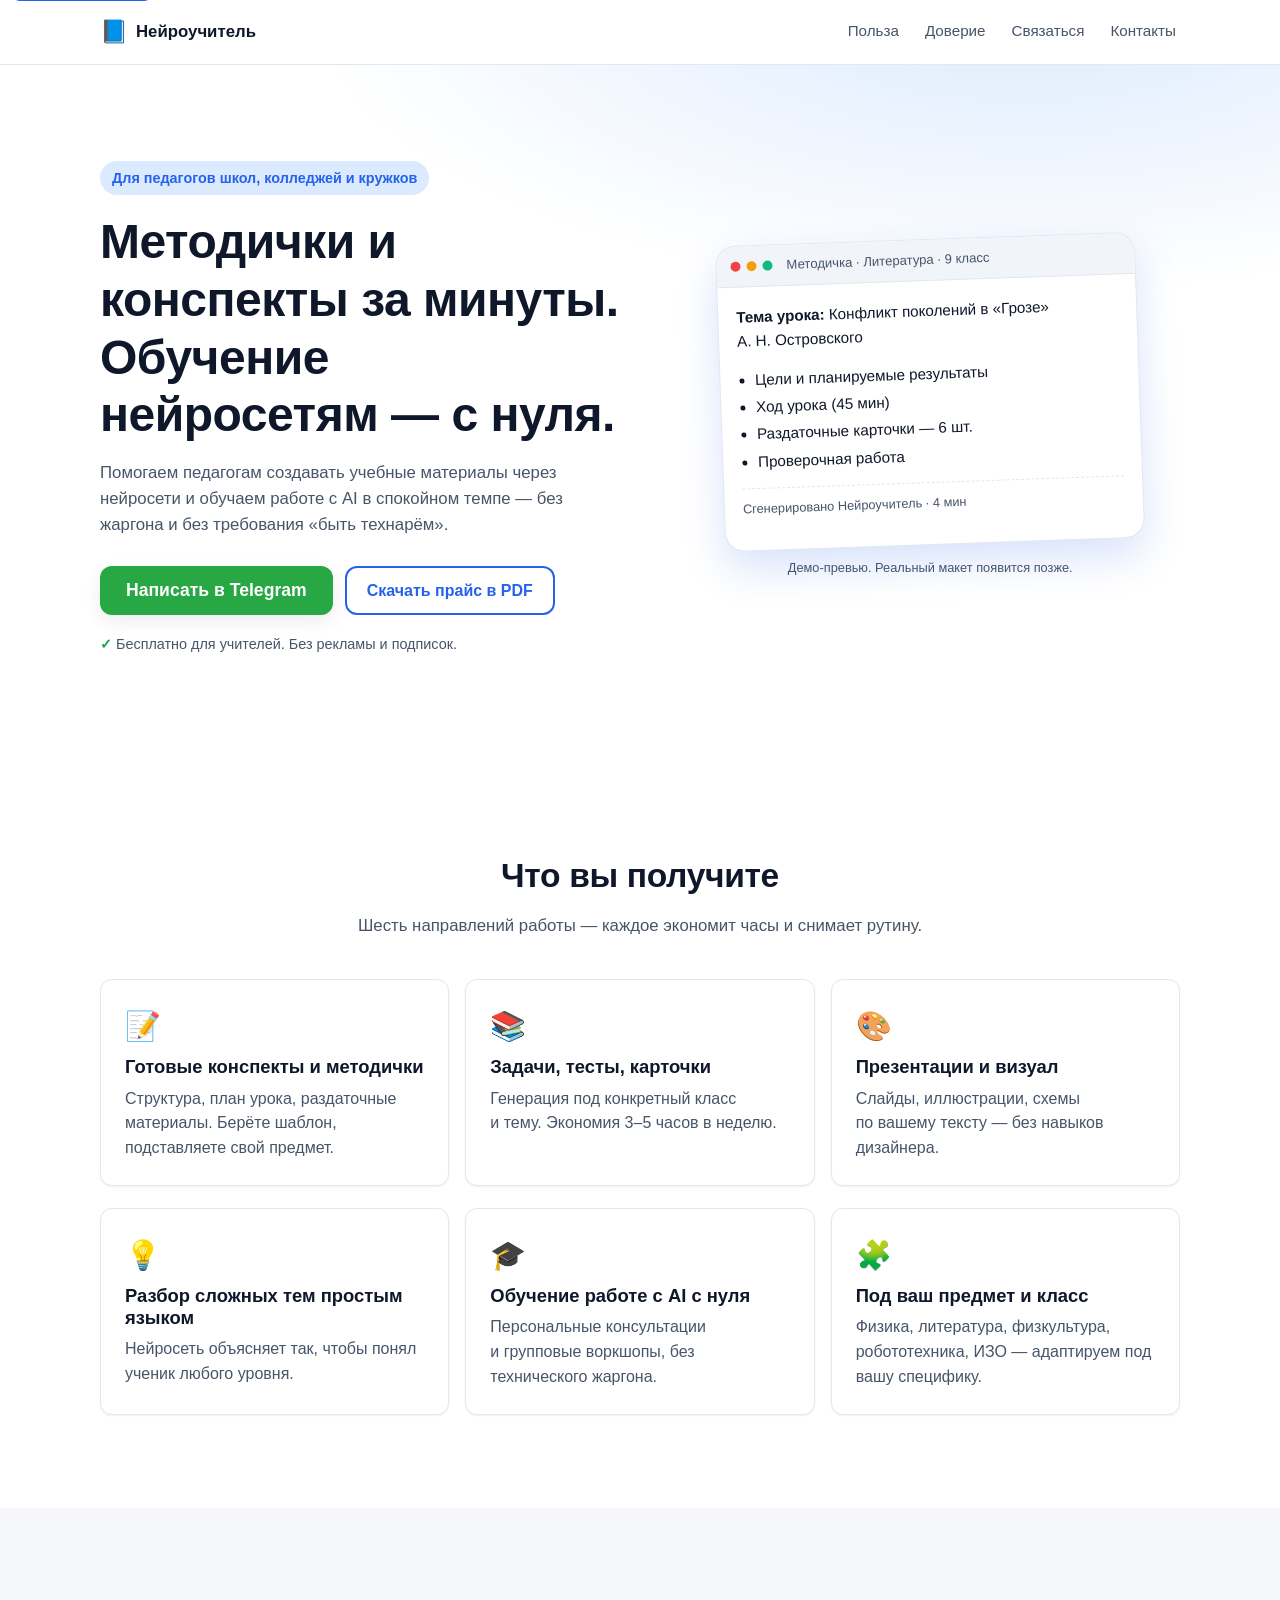
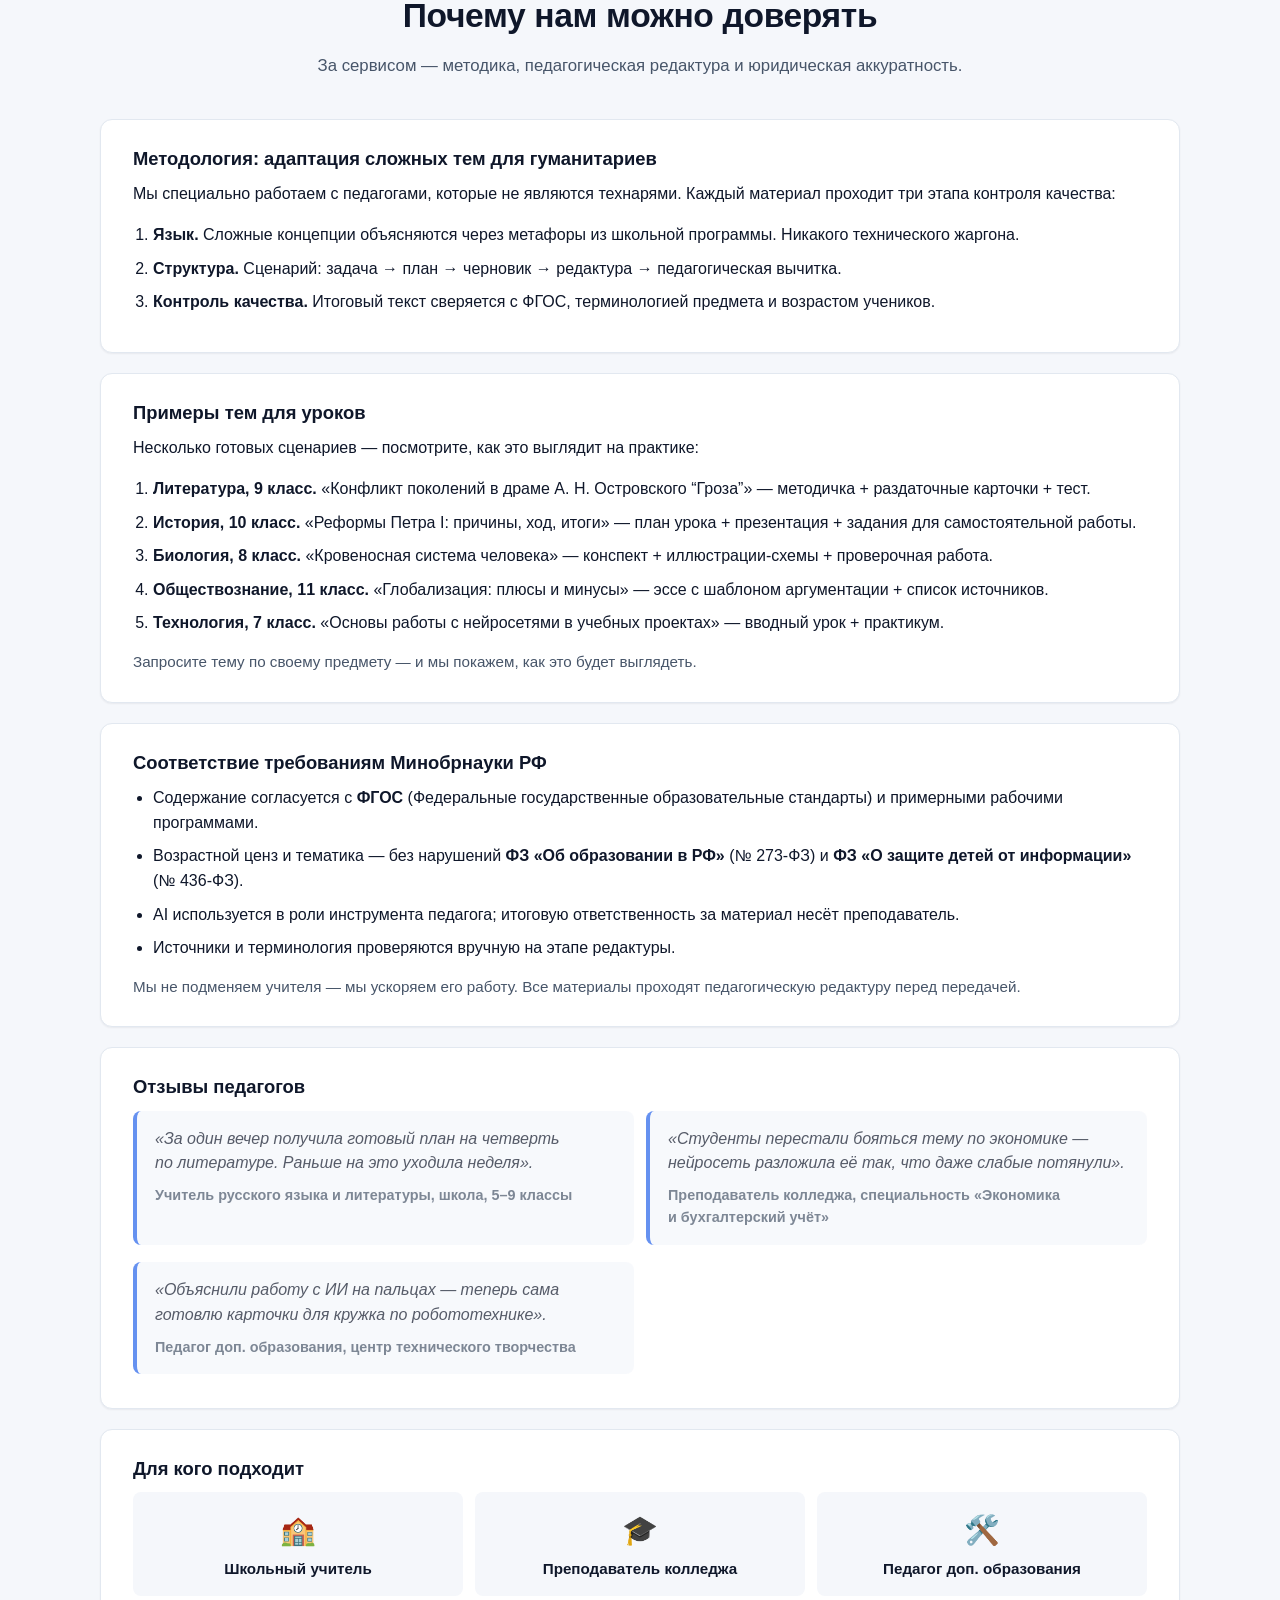
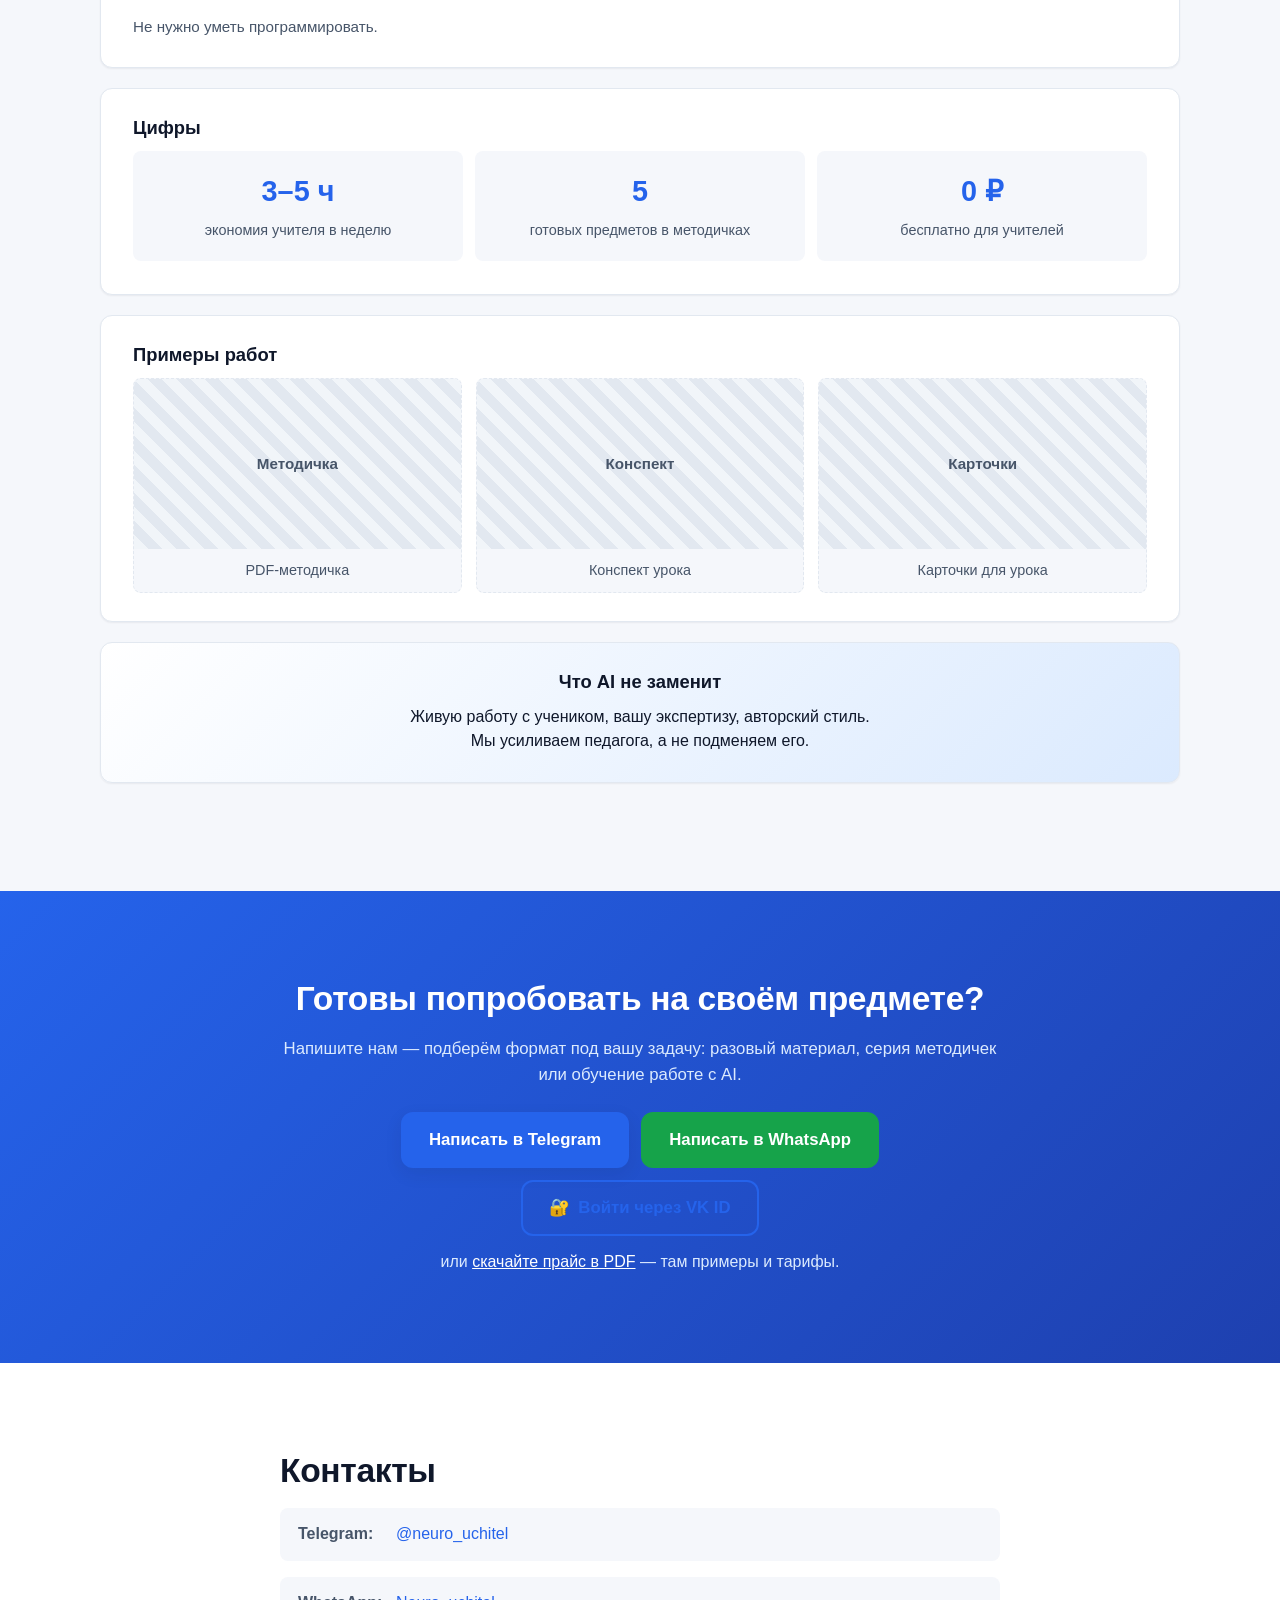
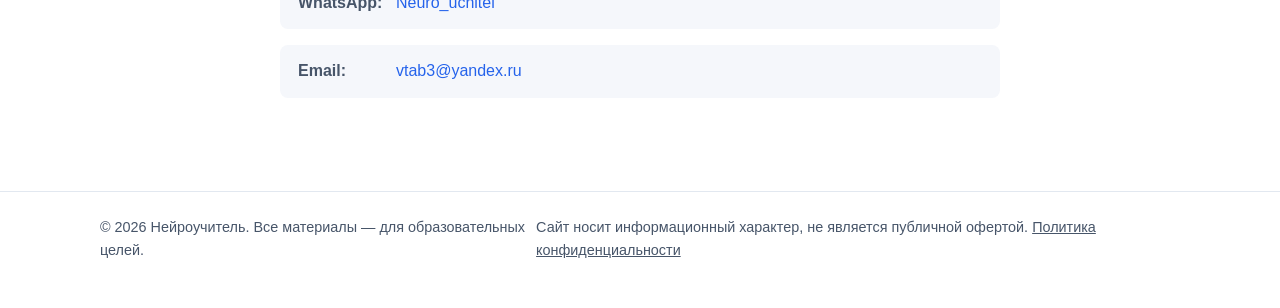
<file: neuro-teacher-project/docs/archive/2026-06-27-vk-oauth-prototype-site/index.html>
<!DOCTYPE html>
<html lang="ru">
<head>
  <meta charset="UTF-8" />
  <meta name="viewport" content="width=device-width, initial-scale=1.0" />
  <title>Нейроучитель — методички и конспекты через нейросети для педагогов</title>
  <meta name="description" content="Помогаем педагогам создавать учебные материалы через нейросети и обучаем работе с AI с нуля." />
  <meta name="theme-color" content="#2563eb" />

  <!-- Open Graph -->
  <meta property="og:type" content="website" />
  <meta property="og:title" content="Нейроучитель — методички и обучение нейросетям для педагогов" />
  <meta property="og:description" content="Методички, конспекты, тесты и обучение работе с AI — для учителей." />
  <meta property="og:image" content="assets/og-image.png" />
  <!-- [TODO: подготовить og-image 1200x630, положить в assets/] -->

  <link rel="icon" href="assets/favicon.ico" />
  <!-- [TODO: положить favicon.ico в assets/] -->
  <link rel="stylesheet" href="styles.css" />
</head>
<body>
  <a class="skip-link" href="#main">К содержимому</a>

  <header class="site-header">
    <div class="container site-header__inner">
      <a class="logo" href="#hero" aria-label="Нейроучитель — на главную">
        <span class="logo__mark" aria-hidden="true">📘</span>
        <span class="logo__text">Нейроучитель</span>
      </a>
      <nav class="nav" aria-label="Основная навигация">
        <a href="#benefits">Польза</a>
        <a href="#trust">Доверие</a>
        <a href="#cta">Связаться</a>
        <a href="#contacts">Контакты</a>
      </nav>
    </div>
  </header>

  <main id="main">

    <!-- ====== 1. HERO ====== -->
    <section id="hero" class="hero" aria-labelledby="hero-title">
      <div class="container hero__grid">
        <div class="hero__text">
          <p class="hero__eyebrow">Для педагогов школ, колледжей и кружков</p>
          <h1 id="hero-title" class="hero__title">
            Методички и конспекты за минуты.<br />
            Обучение нейросетям&nbsp;— с&nbsp;нуля.
          </h1>
          <p class="hero__subtitle">
            Помогаем педагогам создавать учебные материалы через нейросети
            и&nbsp;обучаем работе с&nbsp;AI в&nbsp;спокойном темпе&nbsp;— без жаргона
            и&nbsp;без требования «быть технарём».
          </p>
          <div class="hero__cta">
            <a class="btn btn--primary" href="https://t.me/neuro_uchitel" target="_blank" rel="noopener">
              Написать в Telegram
            </a>
            <a class="btn btn--ghost" href="assets/price.pdf" download>
              <!-- [TODO: положить assets/price.pdf ] -->
              Скачать прайс в PDF
            </a>
          </div>
          <p class="hero__proof">
            Бесплатно для&nbsp;учителей. Без&nbsp;рекламы и&nbsp;подписок.
          </p>
        </div>
        <div class="hero__visual" aria-hidden="true">
          <div class="hero__card">
            <div class="hero__card-header">
              <span class="hero__dot"></span><span class="hero__dot"></span><span class="hero__dot"></span>
              <span class="hero__card-title">Методичка · Литература · 9 класс</span>
            </div>
            <div class="hero__card-body">
              <p><strong>Тема урока:</strong> Конфликт поколений в «Грозе» А.&nbsp;Н.&nbsp;Островского</p>
              <ul>
                <li>Цели и&nbsp;планируемые результаты</li>
                <li>Ход урока (45&nbsp;мин)</li>
                <li>Раздаточные карточки&nbsp;— 6&nbsp;шт.</li>
                <li>Проверочная работа</li>
              </ul>
              <p class="hero__card-foot">Сгенерировано Нейроучитель · 4&nbsp;мин</p>
            </div>
          </div>
          <p class="hero__visual-caption">
            <!-- [TODO: подготовить настоящий скриншот интерфейса или макет] -->
            Демо-превью. Реальный макет появится позже.
          </p>
        </div>
      </div>
    </section>

    <!-- ====== 2. ПОЛЬЗА ====== -->
    <section id="benefits" class="section" aria-labelledby="benefits-title">
      <div class="container">
        <header class="section__head">
          <h2 id="benefits-title">Что вы получите</h2>
          <p class="section__sub">
            Шесть направлений работы — каждое экономит часы и&nbsp;снимает рутину.
          </p>
        </header>
        <ul class="cards">
          <li class="card">
            <div class="card__icon" aria-hidden="true">📝</div>
            <h3>Готовые конспекты и&nbsp;методички</h3>
            <p>Структура, план урока, раздаточные материалы. Берёте шаблон, подставляете свой предмет.</p>
          </li>
          <li class="card">
            <div class="card__icon" aria-hidden="true">📚</div>
            <h3>Задачи, тесты, карточки</h3>
            <p>Генерация под конкретный класс и&nbsp;тему. Экономия 3–5&nbsp;часов в&nbsp;неделю.</p>
          </li>
          <li class="card">
            <div class="card__icon" aria-hidden="true">🎨</div>
            <h3>Презентации и&nbsp;визуал</h3>
            <p>Слайды, иллюстрации, схемы по&nbsp;вашему тексту — без навыков дизайнера.</p>
          </li>
          <li class="card">
            <div class="card__icon" aria-hidden="true">💡</div>
            <h3>Разбор сложных тем простым языком</h3>
            <p>Нейросеть объясняет так, чтобы понял ученик любого уровня.</p>
          </li>
          <li class="card">
            <div class="card__icon" aria-hidden="true">🎓</div>
            <h3>Обучение работе с&nbsp;AI с&nbsp;нуля</h3>
            <p>Персональные консультации и&nbsp;групповые воркшопы, без технического жаргона.</p>
          </li>
          <li class="card">
            <div class="card__icon" aria-hidden="true">🧩</div>
            <h3>Под ваш предмет и&nbsp;класс</h3>
            <p>
              Физика, литература, физкультура, робототехника, ИЗО —
              адаптируем под вашу специфику.
              <!-- [TODO: проверить список предметов] -->
            </p>
          </li>
        </ul>
      </div>
    </section>

    <!-- ====== 3. ДОВЕРИЕ ====== -->
    <section id="trust" class="section section--alt" aria-labelledby="trust-title">
      <div class="container">

        <header class="section__head">
          <h2 id="trust-title">Почему нам можно доверять</h2>
          <p class="section__sub">
            За&nbsp;сервисом&nbsp;— методика, педагогическая редактура и&nbsp;юридическая аккуратность.
          </p>
        </header>

        <!-- Методология -->
        <article class="trust-block">
          <h3>Методология: адаптация сложных тем для гуманитариев</h3>
          <p>
            Мы&nbsp;специально работаем с&nbsp;педагогами, которые не&nbsp;являются технарями.
            Каждый материал проходит три этапа контроля качества:
          </p>
          <ol class="trust-list">
            <li>
              <strong>Язык.</strong> Сложные концепции объясняются через метафоры
              из&nbsp;школьной программы. Никакого технического жаргона.
            </li>
            <li>
              <strong>Структура.</strong> Сценарий: задача&nbsp;→ план&nbsp;→ черновик&nbsp;→ редактура&nbsp;→ педагогическая вычитка.
            </li>
            <li>
              <strong>Контроль качества.</strong> Итоговый текст сверяется с&nbsp;ФГОС,
              терминологией предмета и&nbsp;возрастом учеников.
            </li>
          </ol>
        </article>

        <!-- Примеры тем для уроков -->
        <article class="trust-block">
          <h3>Примеры тем для уроков</h3>
          <p>Несколько готовых сценариев — посмотрите, как это выглядит на&nbsp;практике:</p>
          <ol class="trust-list">
            <li>
              <strong>Литература, 9&nbsp;класс.</strong> «Конфликт поколений в&nbsp;драме
              А.&nbsp;Н.&nbsp;Островского “Гроза”» — методичка + раздаточные карточки + тест.
            </li>
            <li>
              <strong>История, 10&nbsp;класс.</strong> «Реформы Петра&nbsp;I: причины,
              ход, итоги» — план урока + презентация + задания для самостоятельной работы.
            </li>
            <li>
              <strong>Биология, 8&nbsp;класс.</strong> «Кровеносная система человека» —
              конспект + иллюстрации-схемы + проверочная работа.
            </li>
            <li>
              <strong>Обществознание, 11&nbsp;класс.</strong> «Глобализация: плюсы
              и&nbsp;минусы» — эссе с&nbsp;шаблоном аргументации + список источников.
            </li>
            <li>
              <strong>Технология, 7&nbsp;класс.</strong> «Основы работы с&nbsp;нейросетями
              в&nbsp;учебных проектах» — вводный урок + практикум.
            </li>
          </ol>
          <p class="trust-foot">
            <!-- [TODO: подтвердить или заменить реальными кейсами] -->
            Запросите тему по&nbsp;своему предмету — и&nbsp;мы&nbsp;покажем, как это будет выглядеть.
          </p>
        </article>

        <!-- Соответствие Минобрнауки -->
        <article class="trust-block">
          <h3>Соответствие требованиям Минобрнауки РФ</h3>
          <ul class="trust-list">
            <li>
              Содержание согласуется с&nbsp;<strong>ФГОС</strong> (Федеральные
              государственные образовательные стандарты) и&nbsp;примерными рабочими программами.
            </li>
            <li>
              Возрастной ценз и&nbsp;тематика&nbsp;— без нарушений
              <strong>ФЗ&nbsp;«Об&nbsp;образовании в&nbsp;РФ»</strong> (№&nbsp;273-ФЗ)
              и&nbsp;<strong>ФЗ&nbsp;«О&nbsp;защите детей от&nbsp;информации»</strong> (№&nbsp;436-ФЗ).
            </li>
            <li>
              AI&nbsp;используется в&nbsp;роли инструмента педагога; итоговую
              ответственность за&nbsp;материал несёт преподаватель.
            </li>
            <li>
              Источники и&nbsp;терминология проверяются вручную на&nbsp;этапе редактуры.
            </li>
          </ul>
          <p class="trust-foot">
            <!-- [TODO: получить юридическую вычитку формулировок] -->
            Мы&nbsp;не&nbsp;подменяем учителя&nbsp;— мы&nbsp;ускоряем его&nbsp;работу.
            Все материалы проходят педагогическую редактуру перед передачей.
          </p>
        </article>

        <!-- Отзывы / кейсы -->
        <article class="trust-block">
          <h3>Отзывы педагогов</h3>
          <ul class="reviews">
            <li class="review review--placeholder">
              <!-- [TODO: добавить реальные отзывы] -->
              <blockquote>
                «За&nbsp;один вечер получила готовый план на&nbsp;четверть по&nbsp;литературе.
                Раньше на&nbsp;это уходила неделя».
              </blockquote>
              <p class="review__author">Учитель русского языка и&nbsp;литературы, школа, 5–9&nbsp;классы</p>
            </li>
            <li class="review review--placeholder">
              <!-- [TODO: добавить реальные отзывы] -->
              <blockquote>
                «Студенты перестали бояться тему по&nbsp;экономике&nbsp;— нейросеть
                разложила её&nbsp;так, что даже слабые потянули».
              </blockquote>
              <p class="review__author">Преподаватель колледжа, специальность «Экономика и&nbsp;бухгалтерский учёт»</p>
            </li>
            <li class="review review--placeholder">
              <!-- [TODO: добавить реальные отзывы] -->
              <blockquote>
                «Объяснили работу с&nbsp;ИИ на&nbsp;пальцах&nbsp;— теперь сама готовлю
                карточки для кружка по&nbsp;робототехнике».
              </blockquote>
              <p class="review__author">Педагог доп.&nbsp;образования, центр технического творчества</p>
            </li>
          </ul>
        </article>

        <!-- Для кого подходит -->
        <article class="trust-block trust-block--audience">
          <h3>Для кого подходит</h3>
          <ul class="audience">
            <li><span aria-hidden="true">🏫</span><br />Школьный учитель</li>
            <li><span aria-hidden="true">🎓</span><br />Преподаватель колледжа</li>
            <li><span aria-hidden="true">🛠️</span><br />Педагог доп.&nbsp;образования</li>
          </ul>
          <p class="trust-foot">Не&nbsp;нужно уметь программировать.</p>
        </article>

        <!-- Цифры -->
        <article class="trust-block trust-block--stats">
          <h3>Цифры</h3>
          <ul class="stats">
            <li>
              <span class="stats__num">3–5&nbsp;ч</span>
              <span class="stats__label">экономия учителя в&nbsp;неделю</span>
            </li>
            <li>
              <span class="stats__num">5</span>
              <span class="stats__label">готовых предметов в&nbsp;методичках</span>
            </li>
            <li>
              <span class="stats__num">0&nbsp;₽</span>
              <span class="stats__label">бесплатно для&nbsp;учителей</span>
            </li>
          </ul>
        </article>

        <!-- Примеры работ (превью) -->
        <article class="trust-block">
          <h3>Примеры работ</h3>
          <div class="samples">
            <figure class="sample sample--placeholder">
              <!-- [TODO: подготовить assets/sample-1.webp — превью методички] -->
              <div class="sample__img">Методичка</div>
              <figcaption>PDF-методичка</figcaption>
            </figure>
            <figure class="sample sample--placeholder">
              <!-- [TODO: подготовить assets/sample-2.webp — превью конспекта] -->
              <div class="sample__img">Конспект</div>
              <figcaption>Конспект урока</figcaption>
            </figure>
            <figure class="sample sample--placeholder">
              <!-- [TODO: подготовить assets/sample-3.webp — превью карточек] -->
              <div class="sample__img">Карточки</div>
              <figcaption>Карточки для урока</figcaption>
            </figure>
          </div>
        </article>

        <!-- Прозрачность -->
        <article class="trust-block trust-block--transparency">
          <h3>Что AI&nbsp;не&nbsp;заменит</h3>
          <p>
            Живую работу с&nbsp;учеником, вашу экспертизу, авторский стиль.
            Мы&nbsp;усиливаем педагога, а&nbsp;не&nbsp;подменяем его.
          </p>
        </article>

      </div>
    </section>

    <!-- ====== 4. CTA ====== -->
    <section id="cta" class="section section--cta" aria-labelledby="cta-title">
      <div class="container container--narrow">
        <h2 id="cta-title">Готовы попробовать на&nbsp;своём предмете?</h2>
        <p class="section__sub">
          Напишите нам&nbsp;— подберём формат под вашу задачу: разовый материал,
          серия методичек или обучение работе с&nbsp;AI.
        </p>
        <div class="cta__buttons">
          <a class="btn btn--primary btn--lg" href="https://t.me/neuro_uchitel" target="_blank" rel="noopener">
            Написать в Telegram
          </a>
          <a class="btn btn--secondary btn--lg" href="https://wa.me/Neuro_uchitel" target="_blank" rel="noopener">
            Написать в WhatsApp
          </a>
          <a class="btn btn--ghost btn--lg" href="#" data-vk-login>
            <span aria-hidden="true">🔐</span> Войти через VK ID
          </a>
        </div>
        <p class="cta__alt">
          или <a href="assets/price.pdf" download>скачайте прайс в&nbsp;PDF</a>
          <!-- [TODO: положить assets/price.pdf ] -->
          — там примеры и&nbsp;тарифы.
        </p>
      </div>
    </section>

    <!-- ====== 5. КОНТАКТЫ + ФУТЕР ====== -->
    <section id="contacts" class="section section--contacts" aria-labelledby="contacts-title">
      <div class="container container--narrow">
        <h2 id="contacts-title">Контакты</h2>
        <ul class="contacts">
          <li>
            <span class="contacts__label">Telegram:</span>
            <a href="https://t.me/neuro_uchitel" target="_blank" rel="noopener">
              @neuro_uchitel
            </a>
          </li>
          <li>
            <span class="contacts__label">WhatsApp:</span>
            <a href="https://wa.me/Neuro_uchitel" target="_blank" rel="noopener">
              Neuro_uchitel
            </a>
          </li>
          <li>
            <span class="contacts__label">Email:</span>
            <a href="mailto:vtab3@yandex.ru">
              vtab3@yandex.ru
            </a>
          </li>
          <!-- [TODO: добавить соцсети (VK, YouTube), если ведёте] -->
        </ul>
      </div>
    </section>

  </main>

  <footer class="site-footer">
    <div class="container site-footer__inner">
      <p>© 2026 Нейроучитель. Все материалы&nbsp;— для образовательных целей.</p>
      <p class="site-footer__legal">
        Сайт носит информационный характер, не&nbsp;является публичной офертой.
        <a href="privacy.html">Политика конфиденциальности</a>
      </p>
    </div>
  </footer>

  <!-- Sticky CTA — появляется после прокрутки за Hero -->
  <a class="sticky-cta" href="https://t.me/neuro_uchitel" target="_blank" rel="noopener" aria-label="Написать в Telegram" hidden>
    <span aria-hidden="true">💬</span> Telegram
  </a>

  <script src="script.js" defer></script>
  <script src="auth.js" defer></script>
</body>
</html>
</file>
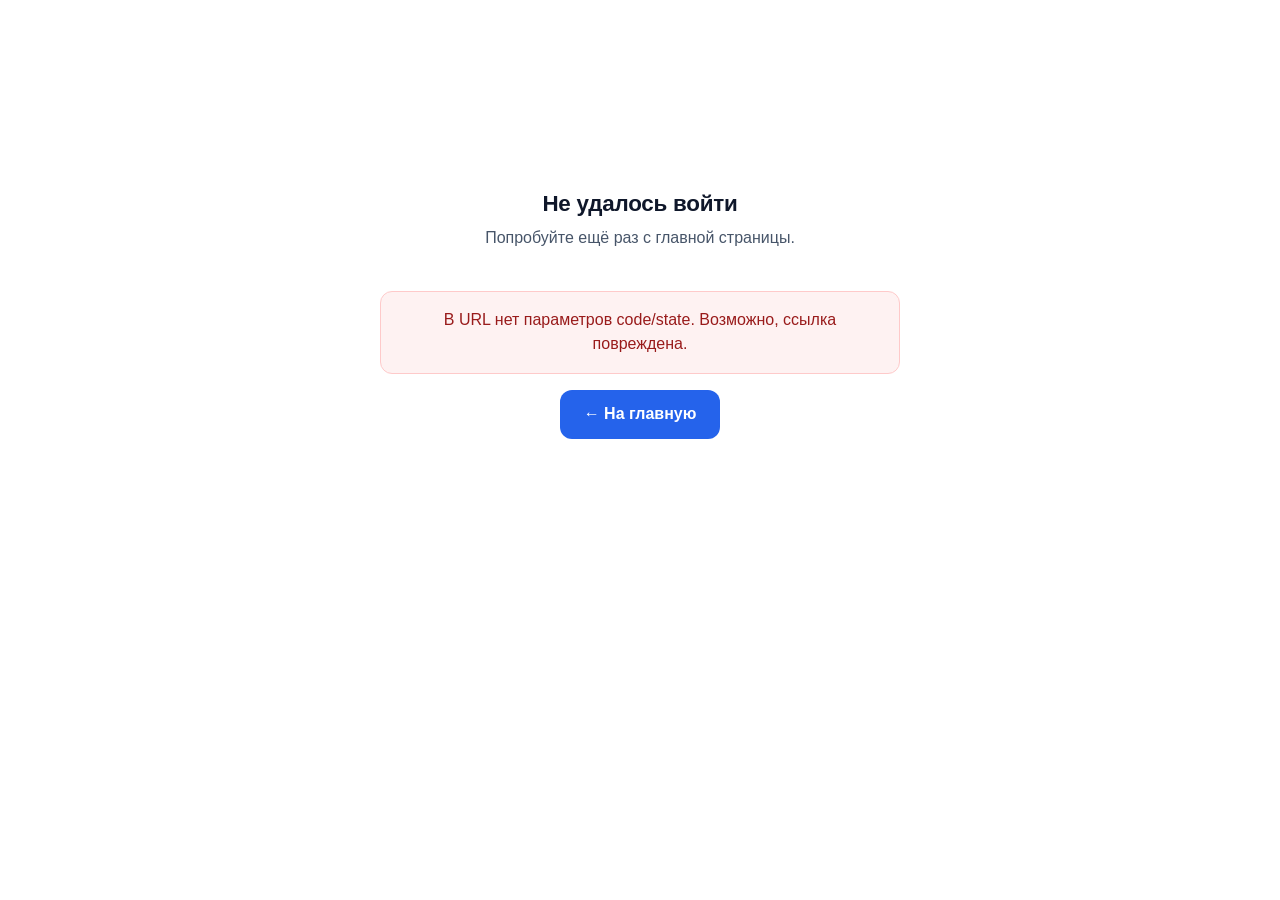
<file: neuro-teacher-project/docs/archive/2026-06-27-vk-oauth-prototype-site/oauth-callback.html>
<!DOCTYPE html>
<html lang="ru">
<head>
  <meta charset="UTF-8" />
  <meta name="viewport" content="width=device-width, initial-scale=1.0" />
  <title>Входим через VK ID… — Нейроучитель</title>
  <link rel="stylesheet" href="styles.css" />
  <style>
    .callback {
      min-height: 70vh;
      display: flex; flex-direction: column;
      align-items: center; justify-content: center;
      padding: 48px 20px; text-align: center;
    }
    .callback__spinner {
      width: 56px; height: 56px;
      border: 5px solid var(--c-border);
      border-top-color: var(--c-primary);
      border-radius: 50%;
      animation: spin 1s linear infinite;
      margin-bottom: 24px;
    }
    @keyframes spin { to { transform: rotate(360deg); } }
    .callback__title { font-size: 1.4rem; margin: 0 0 8px; }
    .callback__sub { color: var(--c-muted); max-width: 480px; }
    .callback__error {
      background: #fef2f2; border: 1px solid #fecaca;
      color: #991b1b; padding: 16px 20px; border-radius: 12px;
      max-width: 520px; margin-top: 24px;
    }
    .callback__btn {
      display: inline-block; margin-top: 16px;
      padding: 12px 24px; background: var(--c-primary); color: #fff;
      border-radius: 12px; font-weight: 600; text-decoration: none;
    }
  </style>
</head>
<body>
  <main class="callback">
    <div class="callback__spinner" id="spinner" aria-hidden="true"></div>
    <h1 class="callback__title" id="title">Завершаем вход через VK ID…</h1>
    <p class="callback__sub" id="sub">Это занимает пару секунд. Не закрывайте вкладку.</p>
    <div class="callback__error" id="error" hidden></div>
    <a class="callback__btn" href="index.html" id="back" hidden>← На главную</a>
  </main>

  <script>
    (async function () {
      const params = new URLSearchParams(window.location.search);
      const code = params.get("code");
      const state = params.get("state");
      const error = params.get("error");

      const title = document.getElementById("title");
      const sub = document.getElementById("sub");
      const spinner = document.getElementById("spinner");
      const errBox = document.getElementById("error");
      const back = document.getElementById("back");

      function fail(msg) {
        spinner.hidden = true;
        title.textContent = "Не удалось войти";
        sub.textContent = "Попробуйте ещё раз с главной страницы.";
        errBox.hidden = false;
        errBox.textContent = msg;
        back.hidden = false;
      }

      if (error) {
        fail("VK ID вернул ошибку: " + error);
        return;
      }
      if (!code || !state) {
        fail("В URL нет параметров code/state. Возможно, ссылка повреждена.");
        return;
      }

      const expectedState = sessionStorage.getItem("vk_oauth_state");
      const codeVerifier = sessionStorage.getItem("vk_oauth_verifier");
      const deviceId = sessionStorage.getItem("vk_oauth_device_id");

      if (!expectedState || expectedState !== state) {
        fail("Не совпадает state. Возможно, открыт устаревший редирект.");
        return;
      }
      if (!codeVerifier) {
        fail("Не найден code_verifier в браузере. Попробуйте войти снова.");
        return;
      }

      try {
        const r = await fetch("/api/vk-token", {
          method: "POST",
          headers: { "Content-Type": "application/json" },
          body: JSON.stringify({
            code: code,
            code_verifier: codeVerifier,
            device_id: deviceId,
            redirect_uri: window.location.origin + "/oauth-callback.html",
          }),
        });

        const data = await r.json();

        if (!r.ok || !data.access_token) {
          throw new Error(data.error || "Сервер не вернул access_token");
        }

        sessionStorage.setItem("vk_access_token", data.access_token);
        sessionStorage.setItem("vk_user_id", String(data.user_id || ""));
        sessionStorage.setItem("vk_expires_at", String(Date.now() + (data.expires_in || 0) * 1000));

        sessionStorage.removeItem("vk_oauth_state");
        sessionStorage.removeItem("vk_oauth_verifier");
        sessionStorage.removeItem("vk_oauth_device_id");

        window.location.replace("index.html?vk_login=success");
      } catch (e) {
        fail("Ошибка обмена кода: " + e.message);
      }
    })();
  </script>
</body>
</html>
</file>
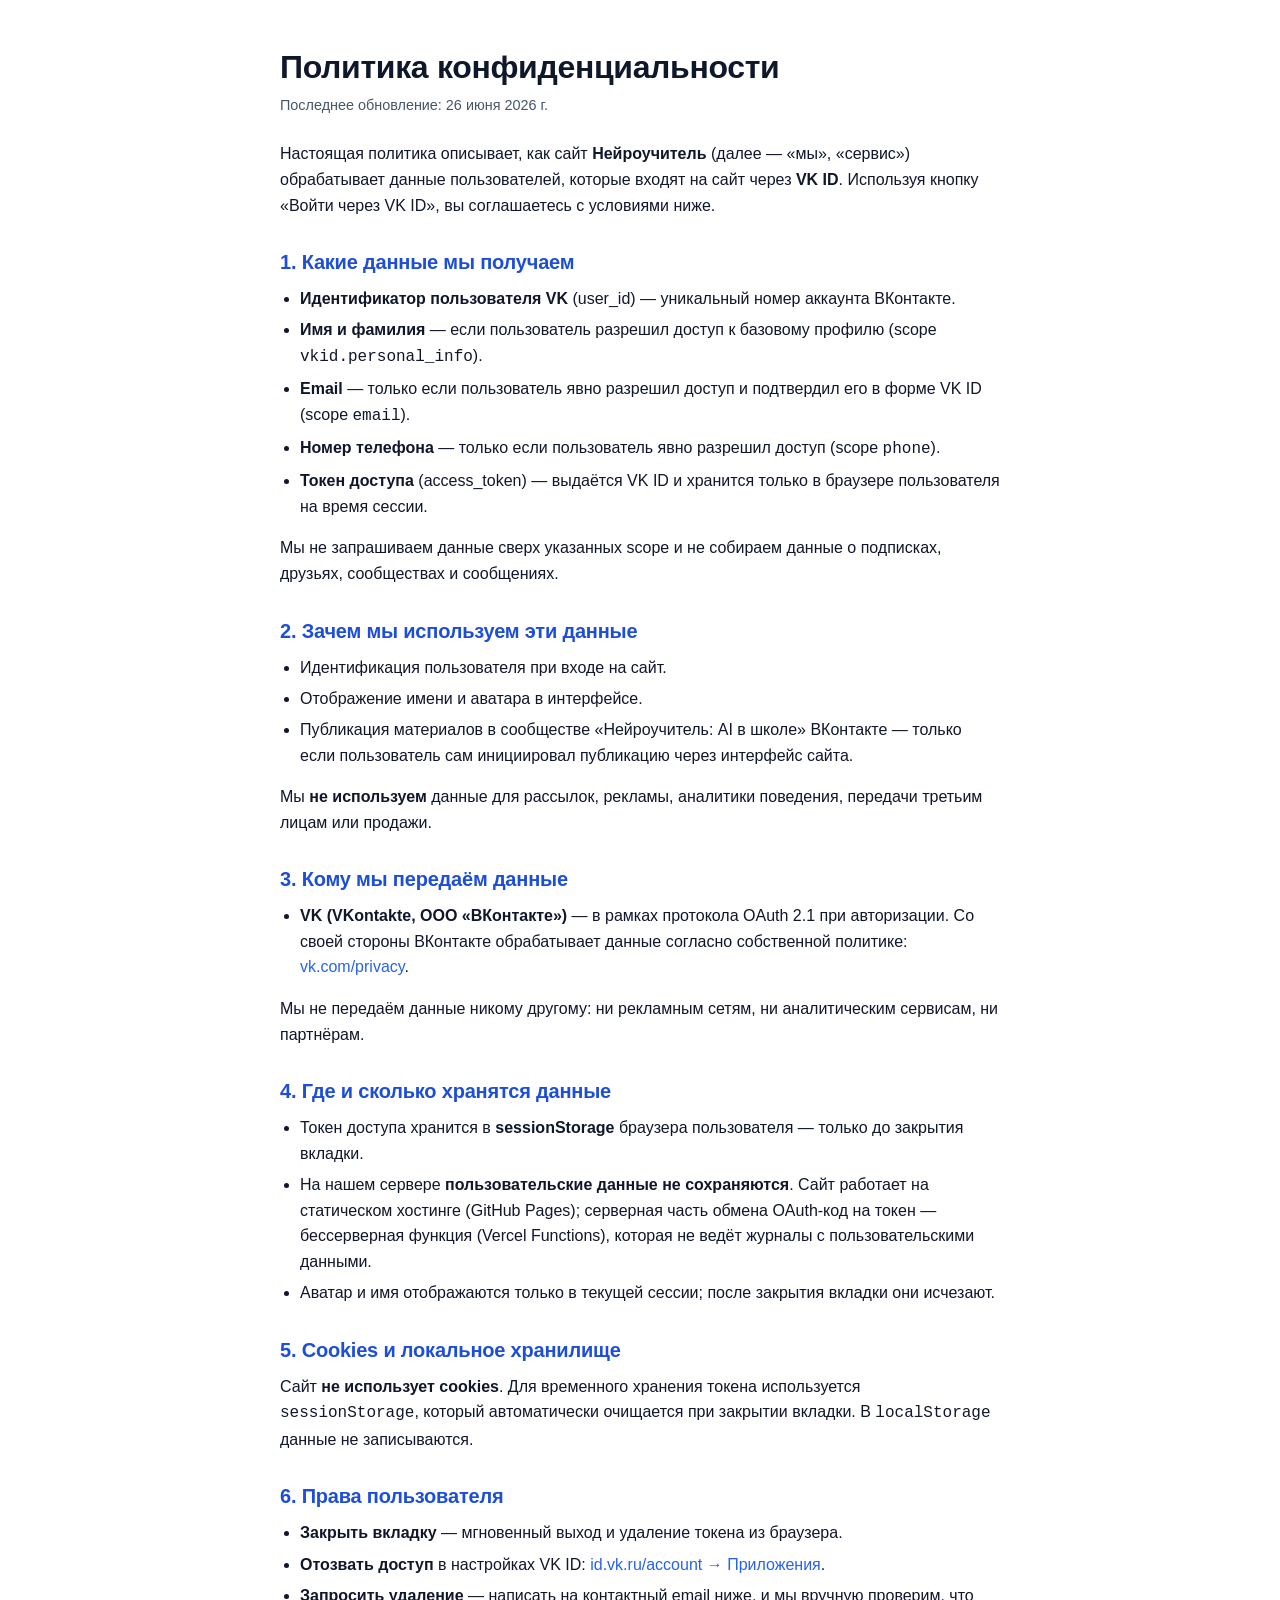
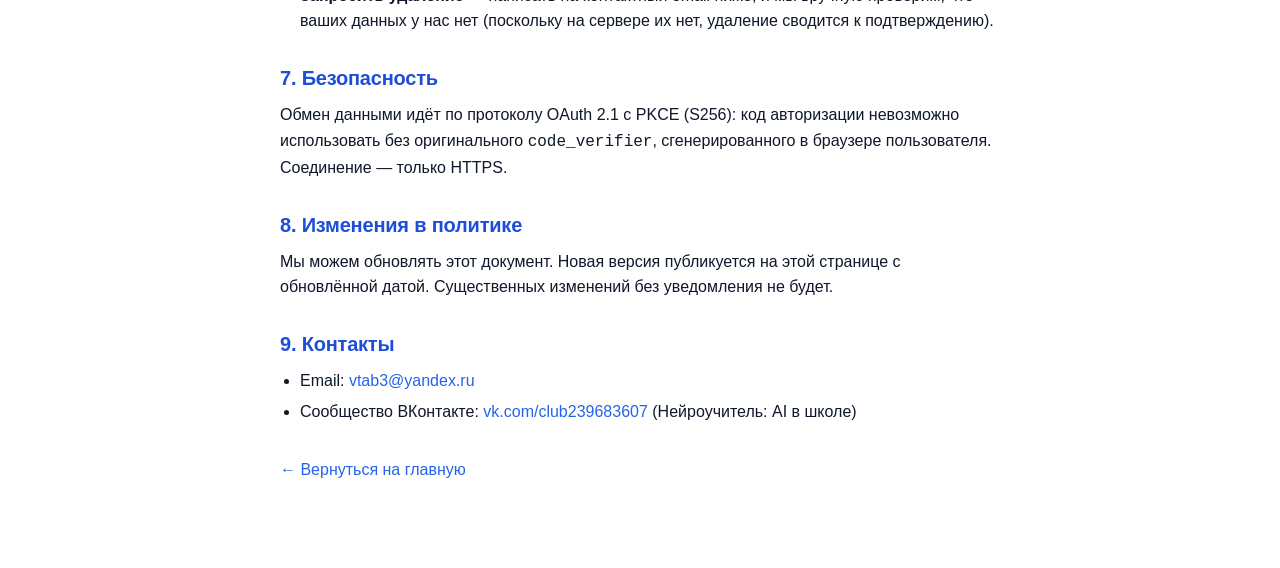
<file: neuro-teacher-project/docs/archive/2026-06-27-vk-oauth-prototype-site/privacy.html>
<!DOCTYPE html>
<html lang="ru">
<head>
  <meta charset="UTF-8" />
  <meta name="viewport" content="width=device-width, initial-scale=1.0" />
  <title>Политика конфиденциальности — Нейроучитель</title>
  <meta name="description" content="Как Нейроучитель обрабатывает данные пользователей при авторизации через VK ID." />
  <link rel="stylesheet" href="styles.css" />
  <style>
    .legal { max-width: 760px; margin: 0 auto; padding: 48px 20px 80px; }
    .legal h1 { font-size: 2rem; margin-bottom: 8px; }
    .legal h2 { font-size: 1.25rem; margin: 32px 0 12px; color: var(--c-primary-dark); }
    .legal p, .legal li { color: var(--c-text); line-height: 1.6; }
    .legal ul { padding-left: 1.25em; }
    .legal .updated { color: var(--c-muted); font-size: .9rem; margin-bottom: 24px; }
    .legal a { color: var(--c-primary); }
  </style>
</head>
<body>
  <main class="legal">
    <h1>Политика конфиденциальности</h1>
    <p class="updated">Последнее обновление: 26 июня 2026 г.</p>

    <p>
      Настоящая политика описывает, как сайт <strong>Нейроучитель</strong>
      (далее — «мы», «сервис») обрабатывает данные пользователей, которые
      входят на сайт через <strong>VK ID</strong>. Используя кнопку
      «Войти через VK ID», вы соглашаетесь с условиями ниже.
    </p>

    <h2>1. Какие данные мы получаем</h2>
    <ul>
      <li><strong>Идентификатор пользователя VK</strong> (user_id) — уникальный номер аккаунта ВКонтакте.</li>
      <li><strong>Имя и фамилия</strong> — если пользователь разрешил доступ к базовому профилю (scope <code>vkid.personal_info</code>).</li>
      <li><strong>Email</strong> — только если пользователь явно разрешил доступ и подтвердил его в форме VK ID (scope <code>email</code>).</li>
      <li><strong>Номер телефона</strong> — только если пользователь явно разрешил доступ (scope <code>phone</code>).</li>
      <li><strong>Токен доступа</strong> (access_token) — выдаётся VK ID и хранится только в браузере пользователя на время сессии.</li>
    </ul>
    <p>Мы не запрашиваем данные сверх указанных scope и не собираем данные о подписках, друзьях, сообществах и сообщениях.</p>

    <h2>2. Зачем мы используем эти данные</h2>
    <ul>
      <li>Идентификация пользователя при входе на сайт.</li>
      <li>Отображение имени и аватара в интерфейсе.</li>
      <li>Публикация материалов в сообществе «Нейроучитель: AI в школе» ВКонтакте — только если пользователь сам инициировал публикацию через интерфейс сайта.</li>
    </ul>
    <p>Мы <strong>не используем</strong> данные для рассылок, рекламы, аналитики поведения, передачи третьим лицам или продажи.</p>

    <h2>3. Кому мы передаём данные</h2>
    <ul>
      <li><strong>VK (VKontakte, ООО «ВКонтакте»)</strong> — в рамках протокола OAuth 2.1 при авторизации. Со своей стороны ВКонтакте обрабатывает данные согласно собственной политике: <a href="https://vk.com/privacy" target="_blank" rel="noopener">vk.com/privacy</a>.</li>
    </ul>
    <p>Мы не передаём данные никому другому: ни рекламным сетям, ни аналитическим сервисам, ни партнёрам.</p>

    <h2>4. Где и сколько хранятся данные</h2>
    <ul>
      <li>Токен доступа хранится в <strong>sessionStorage</strong> браузера пользователя — только до закрытия вкладки.</li>
      <li>На нашем сервере <strong>пользовательские данные не сохраняются</strong>. Сайт работает на статическом хостинге (GitHub Pages); серверная часть обмена OAuth-код на токен — бессерверная функция (Vercel Functions), которая не ведёт журналы с пользовательскими данными.</li>
      <li>Аватар и имя отображаются только в текущей сессии; после закрытия вкладки они исчезают.</li>
    </ul>

    <h2>5. Cookies и локальное хранилище</h2>
    <p>
      Сайт <strong>не использует cookies</strong>. Для временного хранения токена
      используется <code>sessionStorage</code>, который автоматически очищается
      при закрытии вкладки. В <code>localStorage</code> данные не записываются.
    </p>

    <h2>6. Права пользователя</h2>
    <ul>
      <li><strong>Закрыть вкладку</strong> — мгновенный выход и удаление токена из браузера.</li>
      <li><strong>Отозвать доступ</strong> в настройках VK ID: <a href="https://id.vk.ru/account/#apps" target="_blank" rel="noopener">id.vk.ru/account → Приложения</a>.</li>
      <li><strong>Запросить удаление</strong> — написать на контактный email ниже, и мы вручную проверим, что ваших данных у нас нет (поскольку на сервере их нет, удаление сводится к подтверждению).</li>
    </ul>

    <h2>7. Безопасность</h2>
    <p>
      Обмен данными идёт по протоколу OAuth 2.1 с PKCE (S256): код авторизации
      невозможно использовать без оригинального <code>code_verifier</code>,
      сгенерированного в браузере пользователя. Соединение — только HTTPS.
    </p>

    <h2>8. Изменения в политике</h2>
    <p>
      Мы можем обновлять этот документ. Новая версия публикуется на этой странице
      с обновлённой датой. Существенных изменений без уведомления не будет.
    </p>

    <h2>9. Контакты</h2>
    <ul>
      <li>Email: <a href="mailto:vtab3@yandex.ru">vtab3@yandex.ru</a></li>
      <li>Сообщество ВКонтакте: <a href="https://vk.com/club239683607" target="_blank" rel="noopener">vk.com/club239683607</a> (Нейроучитель: AI в школе)</li>
    </ul>

    <p style="margin-top: 32px;">
      <a href="index.html">← Вернуться на главную</a>
    </p>
  </main>
</body>
</html>
</file>
<file: neuro-teacher-project/docs/archive/2026-06-27-vk-oauth-prototype-site/styles.css>
/* =========================================================
   Content-agent — лендинг
   Mobile-first. Брейкпоинты: 600px, 1024px.
   Без сторонних шрифтов и библиотек.
   ========================================================= */

/* ---------- Токены ---------- */
:root {
  --c-bg: #ffffff;
  --c-bg-alt: #f5f7fb;
  --c-text: #0f172a;
  --c-muted: #475569;
  --c-primary: #2563eb;
  --c-primary-dark: #1d4ed8;
  --c-primary-soft: #dbeafe;
  --c-secondary: #16a34a;
  --c-secondary-dark: #15803d;
  --c-border: #e2e8f0;
  --c-placeholder: #94a3b8;
  --c-accent: #f59e0b;

  --radius-sm: 8px;
  --radius-md: 12px;
  --radius-lg: 20px;

  --shadow-sm: 0 1px 2px rgba(15, 23, 42, 0.06);
  --shadow-md: 0 6px 18px rgba(15, 23, 42, 0.08);
  --shadow-lg: 0 18px 40px rgba(37, 99, 235, 0.18);

  --container: 1120px;
  --gutter: 20px;

  --fs-base: 16px;
  --lh: 1.55;

  --t-fast: 150ms ease;
  --t-base: 220ms ease;
}

/* ---------- Базовый сброс / типографика ---------- */
*,
*::before,
*::after {
  box-sizing: border-box;
}

html {
  scroll-behavior: smooth;
  scroll-padding-top: 80px;
}

body {
  margin: 0;
  font-family: -apple-system, BlinkMacSystemFont, "Segoe UI", Roboto,
    "Helvetica Neue", Arial, sans-serif;
  font-size: var(--fs-base);
  line-height: var(--lh);
  color: var(--c-text);
  background: var(--c-bg);
  -webkit-font-smoothing: antialiased;
  text-rendering: optimizeLegibility;
}

img {
  max-width: 100%;
  display: block;
}

a {
  color: var(--c-primary);
  text-decoration: none;
  transition: color var(--t-fast);
}
a:hover { color: var(--c-primary-dark); }
a:focus-visible {
  outline: 3px solid var(--c-primary);
  outline-offset: 2px;
  border-radius: 4px;
}

h1, h2, h3 {
  margin: 0 0 .5em;
  line-height: 1.2;
  color: var(--c-text);
}
h1 { font-size: 2rem; font-weight: 800; letter-spacing: -0.01em; }
h2 { font-size: 1.6rem; font-weight: 700; letter-spacing: -0.01em; }
h3 { font-size: 1.15rem; font-weight: 700; }
p  { margin: 0 0 1em; }

ul, ol { margin: 0 0 1em; padding-left: 1.25em; }
li { margin-bottom: .35em; }

/* ---------- Утилиты ---------- */
.container {
  width: 100%;
  max-width: var(--container);
  margin: 0 auto;
  padding: 0 var(--gutter);
}
.container--narrow { max-width: 760px; }

.skip-link {
  position: absolute;
  top: -40px;
  left: 12px;
  background: var(--c-primary);
  color: #fff;
  padding: 8px 12px;
  border-radius: var(--radius-sm);
  z-index: 1000;
  transition: top var(--t-fast);
}
.skip-link:focus { top: 12px; color: #fff; }

/* ---------- Шапка ---------- */
.site-header {
  position: sticky;
  top: 0;
  z-index: 50;
  background: rgba(255, 255, 255, 0.92);
  backdrop-filter: saturate(160%) blur(8px);
  border-bottom: 1px solid var(--c-border);
}
.site-header__inner {
  display: flex;
  align-items: center;
  justify-content: space-between;
  height: 64px;
  gap: 16px;
}
.logo {
  display: inline-flex;
  align-items: center;
  gap: 8px;
  font-weight: 800;
  color: var(--c-text);
  font-size: 1.05rem;
}
.logo__mark { font-size: 1.4rem; }
.logo:hover { color: var(--c-primary); }

.nav {
  display: flex;
  gap: 18px;
  flex-wrap: wrap;
  justify-content: flex-end;
}
.nav a {
  color: var(--c-muted);
  font-weight: 500;
  font-size: .95rem;
  padding: 6px 4px;
  border-bottom: 2px solid transparent;
}
.nav a:hover { color: var(--c-primary); border-bottom-color: var(--c-primary); }

/* ---------- Кнопки ---------- */
.btn {
  display: inline-flex;
  align-items: center;
  justify-content: center;
  gap: 8px;
  padding: 12px 20px;
  font-weight: 600;
  font-size: 1rem;
  line-height: 1;
  border-radius: var(--radius-md);
  border: 2px solid transparent;
  cursor: pointer;
  transition: transform var(--t-fast), background var(--t-fast),
    color var(--t-fast), border-color var(--t-fast),
    box-shadow var(--t-fast);
  text-align: center;
  min-height: 48px;
}
.btn--primary {
  background: var(--c-primary);
  color: #fff;
  box-shadow: var(--shadow-md);
}
.btn--primary:hover {
  background: var(--c-primary-dark);
  color: #fff;
  transform: translateY(-1px);
}

/* Hero-CTA: ярко-зелёная главная кнопка, крупнее шрифт */
.hero__cta .btn--primary {
  background: #28a745;
  font-size: 1.1rem;
  padding: 14px 24px;
}
.hero__cta .btn--primary:hover {
  background: #1e7e34;
  color: #fff;
}
.btn--secondary {
  background: var(--c-secondary);
  color: #fff;
}
.btn--secondary:hover {
  background: var(--c-secondary-dark);
  color: #fff;
  transform: translateY(-1px);
}
.btn--ghost {
  background: transparent;
  color: var(--c-primary);
  border-color: var(--c-primary);
}
.btn--ghost:hover {
  background: var(--c-primary-soft);
  color: var(--c-primary-dark);
}
.btn--lg {
  padding: 16px 26px;
  font-size: 1.05rem;
  min-height: 56px;
}

/* ---------- Hero ---------- */
.hero {
  padding: 56px 0 72px;
  background:
    radial-gradient(1200px 500px at 80% -10%, var(--c-primary-soft), transparent 60%),
    var(--c-bg);
}
.hero__grid {
  display: grid;
  grid-template-columns: 1fr;
  gap: 36px;
  align-items: center;
}
.hero__eyebrow {
  display: inline-block;
  font-size: .9rem;
  font-weight: 600;
  color: var(--c-primary);
  background: var(--c-primary-soft);
  padding: 6px 12px;
  border-radius: 999px;
  margin: 0 0 18px;
}
.hero__title {
  font-size: 2rem;
  margin-bottom: 16px;
}
.hero__subtitle {
  color: var(--c-muted);
  font-size: 1.05rem;
  margin-bottom: 28px;
  max-width: 56ch;
}
.hero__cta {
  display: flex;
  flex-wrap: wrap;
  gap: 12px;
  margin-bottom: 18px;
}
.hero__proof {
  font-size: .9rem;
  color: var(--c-muted);
  margin: 0;
}
.hero__proof::before {
  content: "✓ ";
  color: var(--c-secondary);
  font-weight: 700;
}

/* Hero-визуал (псевдо-карточка) */
.hero__visual {
  position: relative;
  display: flex;
  flex-direction: column;
  align-items: center;
  gap: 12px;
}
.hero__card {
  width: 100%;
  max-width: 420px;
  background: #fff;
  border: 1px solid var(--c-border);
  border-radius: var(--radius-lg);
  box-shadow: var(--shadow-lg);
  overflow: hidden;
  transform: rotate(-1.5deg);
}
.hero__card-header {
  display: flex;
  align-items: center;
  gap: 6px;
  padding: 10px 14px;
  background: #f1f5f9;
  border-bottom: 1px solid var(--c-border);
}
.hero__dot {
  width: 10px; height: 10px; border-radius: 50%;
  background: #cbd5e1;
}
.hero__dot:nth-child(1) { background: #ef4444; }
.hero__dot:nth-child(2) { background: #f59e0b; }
.hero__dot:nth-child(3) { background: #10b981; }
.hero__card-title {
  margin-left: 8px;
  font-size: .82rem;
  color: var(--c-muted);
}
.hero__card-body {
  padding: 18px;
  font-size: .95rem;
  color: var(--c-text);
}
.hero__card-body ul { padding-left: 1.1em; }
.hero__card-body li { margin-bottom: .25em; }
.hero__card-foot {
  margin-top: 14px;
  font-size: .8rem;
  color: var(--c-muted);
  border-top: 1px dashed var(--c-border);
  padding-top: 10px;
}
.hero__visual-caption {
  font-size: .8rem;
  color: var(--c-muted);
  text-align: center;
  margin: 0;
}

/* ---------- Секции ---------- */
.section {
  padding: 64px 0;
}
.section--alt {
  background: var(--c-bg-alt);
}
.section--cta {
  background: linear-gradient(135deg, var(--c-primary) 0%, #1e40af 100%);
  color: #fff;
  text-align: center;
}
.section--cta h2 { color: #fff; }
.section--cta .section__sub { color: #dbeafe; }
.section--cta a:not(.btn) { color: #fff; text-decoration: underline; }
.section--contacts {
  padding-bottom: 32px;
}
.section__head {
  text-align: center;
  max-width: 720px;
  margin: 0 auto 40px;
}
.section__sub {
  color: var(--c-muted);
  font-size: 1.05rem;
}

/* ---------- Карточки (Польза) ---------- */
.cards {
  list-style: none;
  padding: 0;
  margin: 0;
  display: grid;
  grid-template-columns: 1fr;
  gap: 16px;
}
.card {
  background: #fff;
  border: 1px solid var(--c-border);
  border-radius: var(--radius-md);
  padding: 24px;
  box-shadow: var(--shadow-sm);
  transition: transform var(--t-base), box-shadow var(--t-base);
}
.card:hover {
  transform: translateY(-2px);
  box-shadow: var(--shadow-md);
}
.card__icon {
  font-size: 1.8rem;
  margin-bottom: 8px;
}
.card h3 { margin-bottom: 8px; }
.card p { margin: 0; color: var(--c-muted); }

/* ---------- Доверие ---------- */
.trust-block {
  background: #fff;
  border: 1px solid var(--c-border);
  border-radius: var(--radius-md);
  padding: 24px;
  margin-bottom: 20px;
  box-shadow: var(--shadow-sm);
}
.trust-block h3 {
  margin-bottom: 12px;
  color: var(--c-text);
}
.trust-list {
  padding-left: 1.25em;
  margin: 0;
}
.trust-list li { margin-bottom: .55em; }
.trust-foot {
  margin: 14px 0 0;
  color: var(--c-muted);
  font-size: .95rem;
}

.trust-block--audience .audience {
  list-style: none;
  padding: 0;
  margin: 0;
  display: grid;
  grid-template-columns: repeat(3, 1fr);
  gap: 12px;
  text-align: center;
}
.audience li {
  background: var(--c-bg-alt);
  border-radius: var(--radius-sm);
  padding: 16px 8px;
  font-size: .95rem;
  font-weight: 600;
}
.audience span {
  font-size: 1.8rem;
  display: inline-block;
  margin-bottom: 4px;
}

/* Статистика */
.trust-block--stats .stats {
  list-style: none;
  padding: 0;
  margin: 0;
  display: grid;
  grid-template-columns: 1fr;
  gap: 12px;
  text-align: center;
}
.stats li {
  background: var(--c-bg-alt);
  border-radius: var(--radius-sm);
  padding: 18px 12px;
}
.stats__num {
  display: block;
  font-size: 1.8rem;
  font-weight: 800;
  color: var(--c-primary);
  margin-bottom: 4px;
}
.stats__label {
  color: var(--c-muted);
  font-size: .9rem;
}

/* Превью работ */
.samples {
  display: grid;
  grid-template-columns: 1fr;
  gap: 14px;
}
.sample {
  margin: 0;
  background: var(--c-bg-alt);
  border: 1px dashed var(--c-border);
  border-radius: var(--radius-sm);
  text-align: center;
  overflow: hidden;
}
.sample__img {
  height: 140px;
  display: flex;
  align-items: center;
  justify-content: center;
  background: repeating-linear-gradient(
    45deg, #f1f5f9, #f1f5f9 10px, #e2e8f0 10px, #e2e8f0 20px
  );
  color: var(--c-muted);
  font-weight: 600;
  font-size: .95rem;
}
.sample--placeholder figcaption {
  padding: 10px;
  font-size: .9rem;
  color: var(--c-muted);
}

/* Отзывы */
.reviews {
  list-style: none;
  padding: 0;
  margin: 0;
  display: grid;
  grid-template-columns: 1fr;
  gap: 12px;
}
.review {
  background: var(--c-bg-alt);
  border-left: 4px solid var(--c-primary);
  border-radius: var(--radius-sm);
  padding: 16px 18px;
}
.review--placeholder { opacity: .7; }
.review blockquote {
  margin: 0 0 8px;
  font-style: italic;
  color: var(--c-text);
}
.review__author {
  margin: 0;
  font-size: .9rem;
  color: var(--c-muted);
  font-weight: 600;
}

.trust-block--transparency {
  background: linear-gradient(135deg, #fff 0%, var(--c-primary-soft) 100%);
  text-align: center;
}
.trust-block--transparency p {
  max-width: 60ch;
  margin: 0 auto;
  color: var(--c-text);
}

/* ---------- CTA ---------- */
.cta__buttons {
  display: flex;
  flex-wrap: wrap;
  gap: 12px;
  justify-content: center;
  margin: 24px 0 14px;
}
.cta__alt {
  margin: 0;
  color: #dbeafe;
}

/* ---------- Контакты ---------- */
.contacts {
  list-style: none;
  padding: 0;
  margin: 0;
  display: grid;
  gap: 10px;
}
.contacts li {
  background: var(--c-bg-alt);
  border-radius: var(--radius-sm);
  padding: 14px 18px;
  display: flex;
  flex-wrap: wrap;
  gap: 8px;
  align-items: baseline;
}
.contacts__label {
  font-weight: 600;
  color: var(--c-muted);
  min-width: 90px;
}

/* ---------- Футер ---------- */
.site-footer {
  border-top: 1px solid var(--c-border);
  padding: 24px 0 32px;
  background: #fff;
  font-size: .9rem;
  color: var(--c-muted);
}
.site-footer__inner {
  display: flex;
  flex-direction: column;
  gap: 6px;
  text-align: center;
}
.site-footer__legal a { color: var(--c-muted); text-decoration: underline; }

/* ---------- Sticky CTA ---------- */
.sticky-cta {
  position: fixed;
  right: 16px;
  bottom: 16px;
  z-index: 60;
  display: inline-flex;
  align-items: center;
  gap: 6px;
  padding: 12px 16px;
  background: var(--c-primary);
  color: #fff !important;
  border-radius: 999px;
  font-weight: 600;
  font-size: .95rem;
  box-shadow: var(--shadow-lg);
  transform: translateY(120%);
  transition: transform var(--t-base), background var(--t-fast);
}
.sticky-cta.is-visible { transform: translateY(0); }
.sticky-cta:hover { background: var(--c-primary-dark); }
.sticky-cta[hidden] { display: none; }

/* =========================================================
   Брейкпоинты
   ========================================================= */

/* Планшет ≥ 601px */
@media (min-width: 601px) {
  h1 { font-size: 2.4rem; }
  h2 { font-size: 1.85rem; }

  .cards { grid-template-columns: repeat(2, 1fr); }
  .trust-block--stats .stats { grid-template-columns: repeat(3, 1fr); }
  .samples { grid-template-columns: repeat(3, 1fr); }
  .reviews { grid-template-columns: repeat(2, 1fr); }
  .hero { padding: 72px 0 88px; }
}

/* Десктоп ≥ 1025px */
@media (min-width: 1025px) {
  h1 { font-size: 3rem; }
  h2 { font-size: 2.1rem; }

  .hero__grid {
    grid-template-columns: 1.05fr 1fr;
    gap: 56px;
  }
  .hero__title { font-size: 3rem; }
  .hero__card { transform: rotate(-2deg); }

  .cards { grid-template-columns: repeat(3, 1fr); }
  .section { padding: 88px 0; }
  .hero { padding: 96px 0 112px; }

  .trust-block { padding: 28px 32px; }
  .samples .sample__img { height: 170px; }

  .site-footer__inner {
    flex-direction: row;
    justify-content: space-between;
    text-align: left;
  }
}

/* Уважаем prefers-reduced-motion */
@media (prefers-reduced-motion: reduce) {
  html { scroll-behavior: auto; }
  * {
    transition: none !important;
    animation: none !important;
  }
}
</file>
